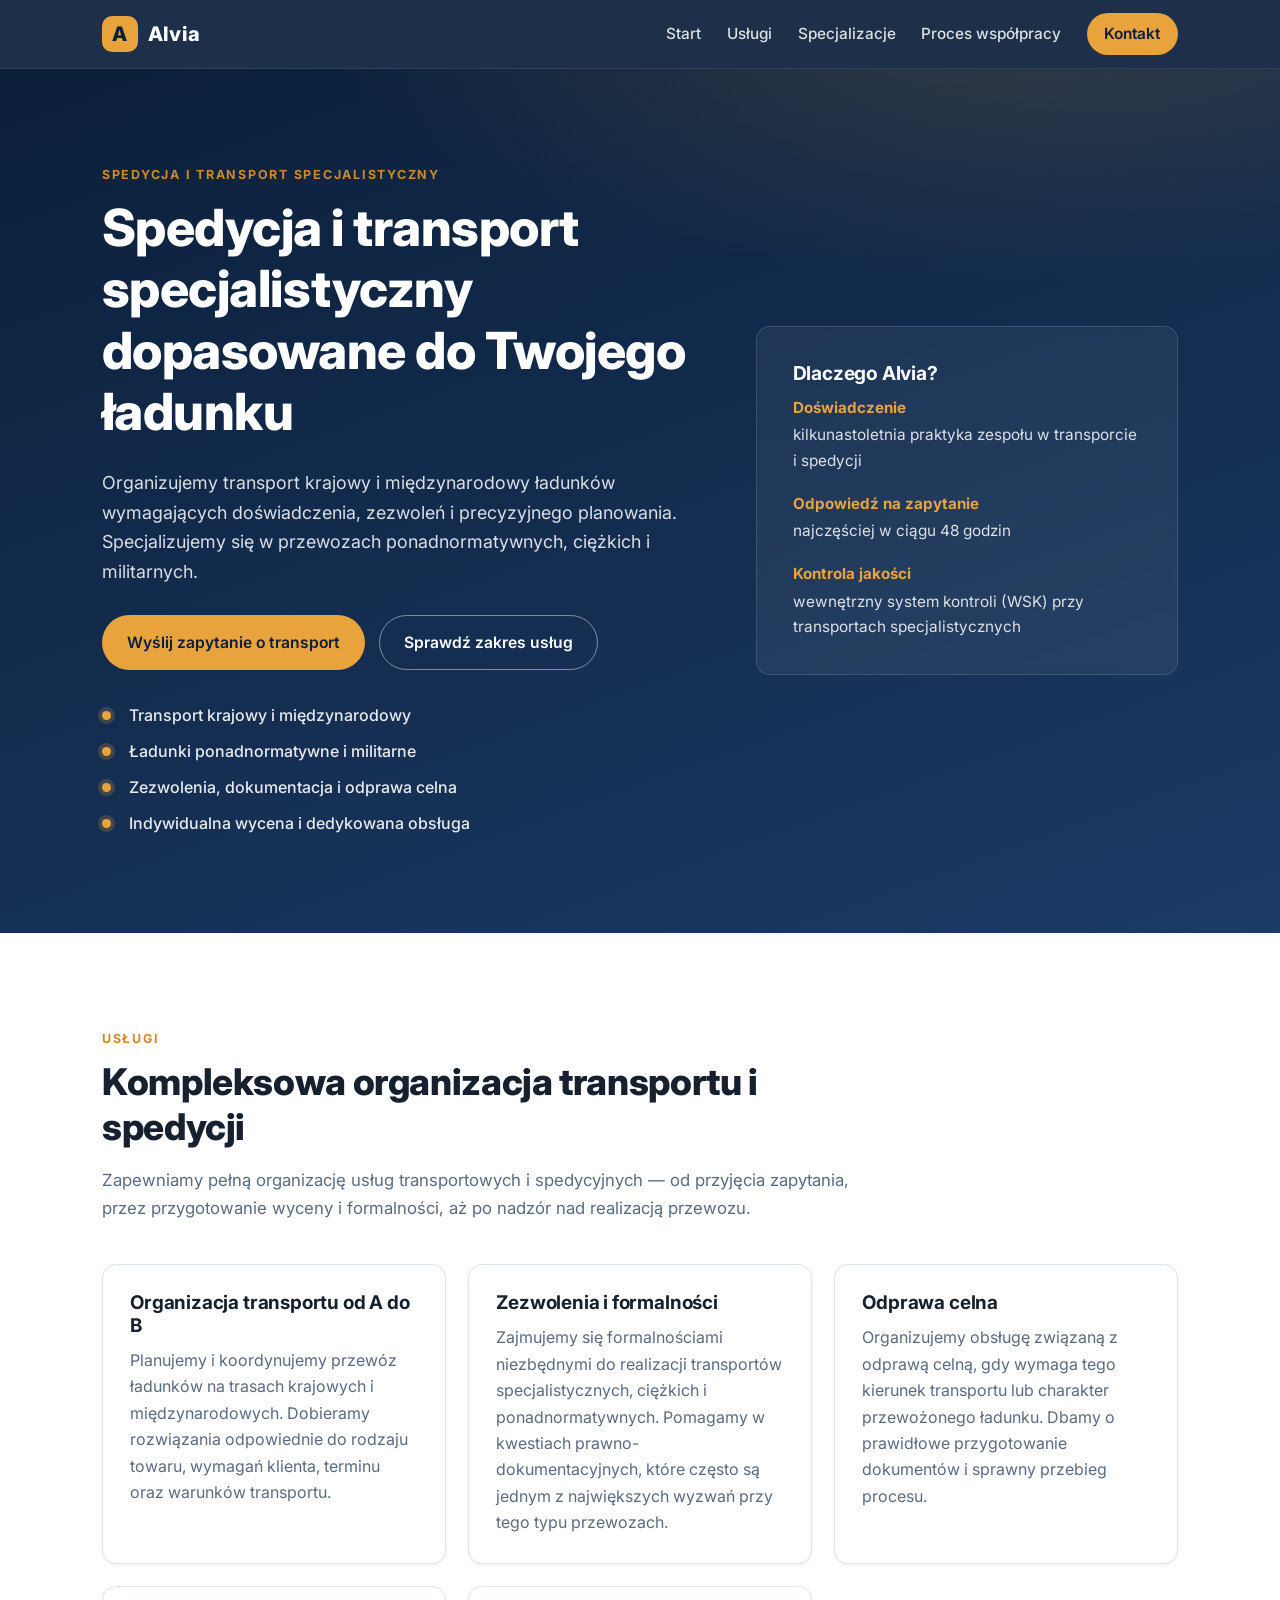
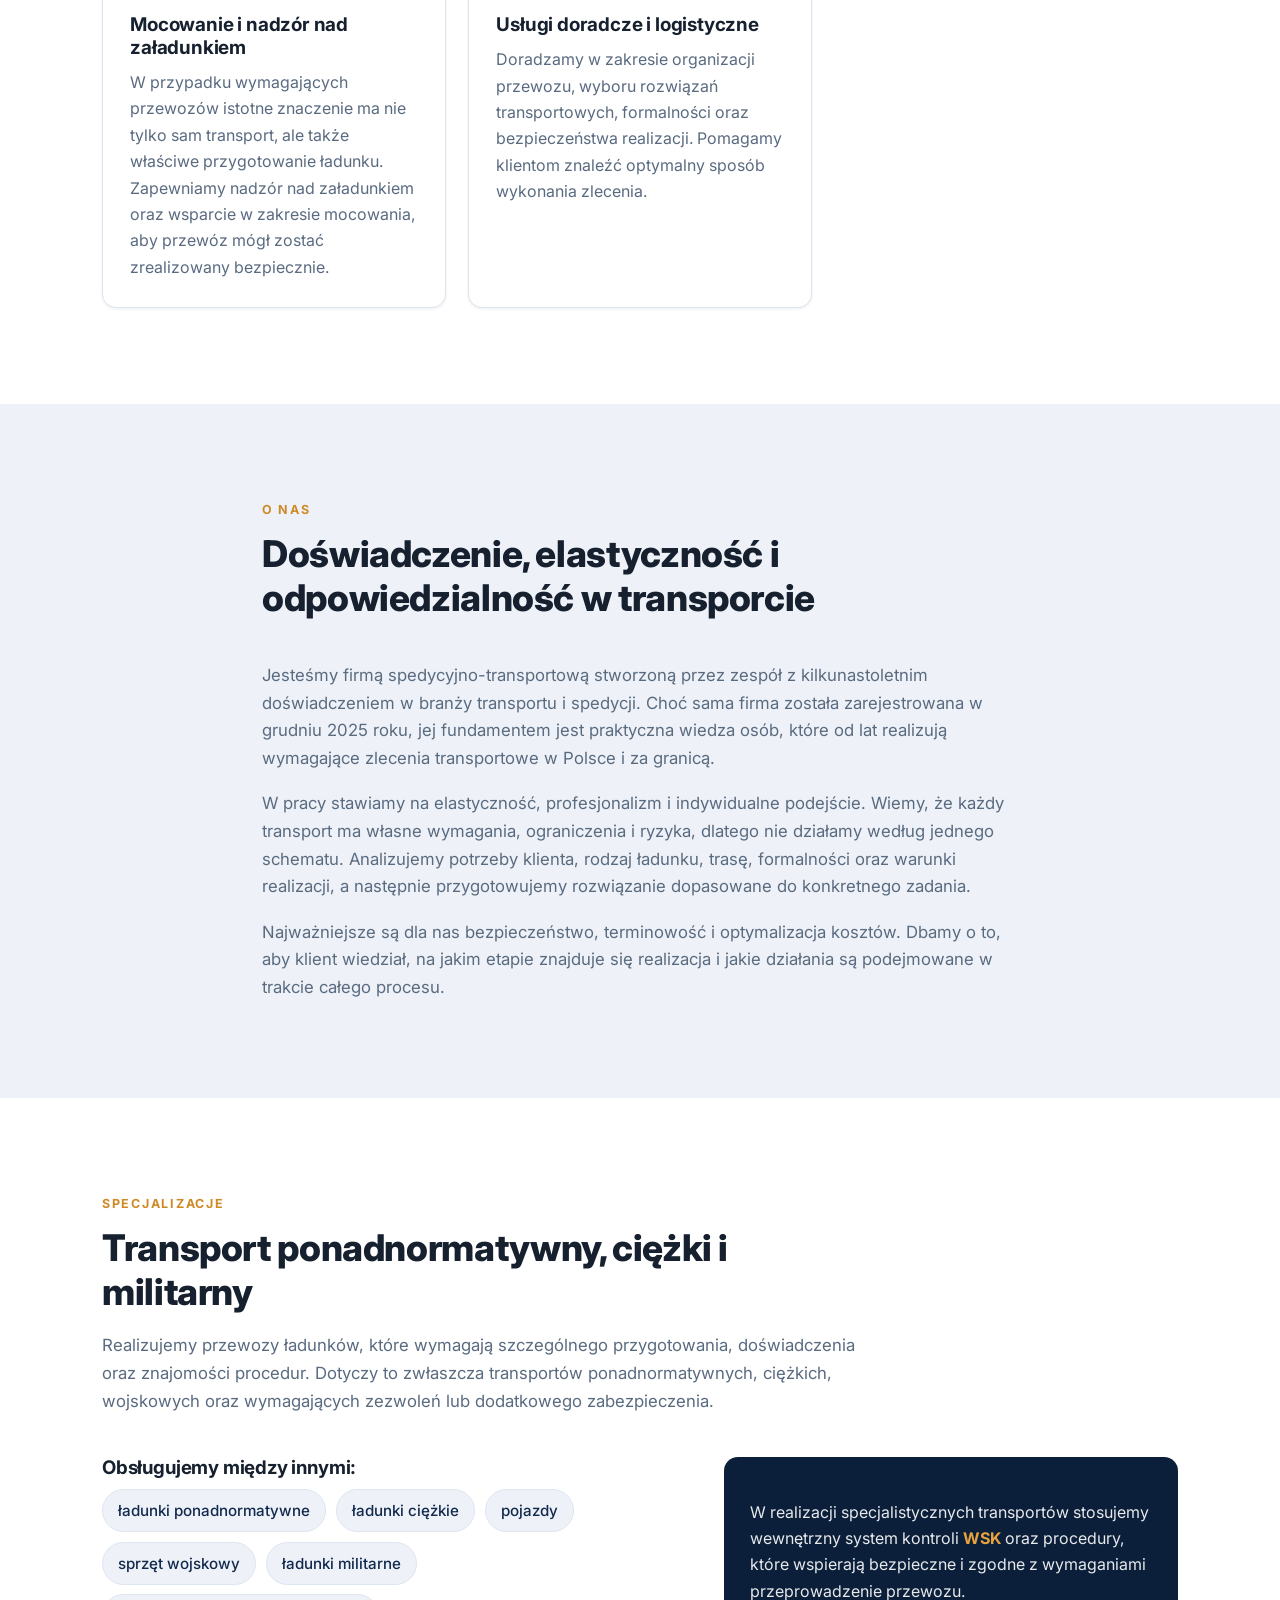
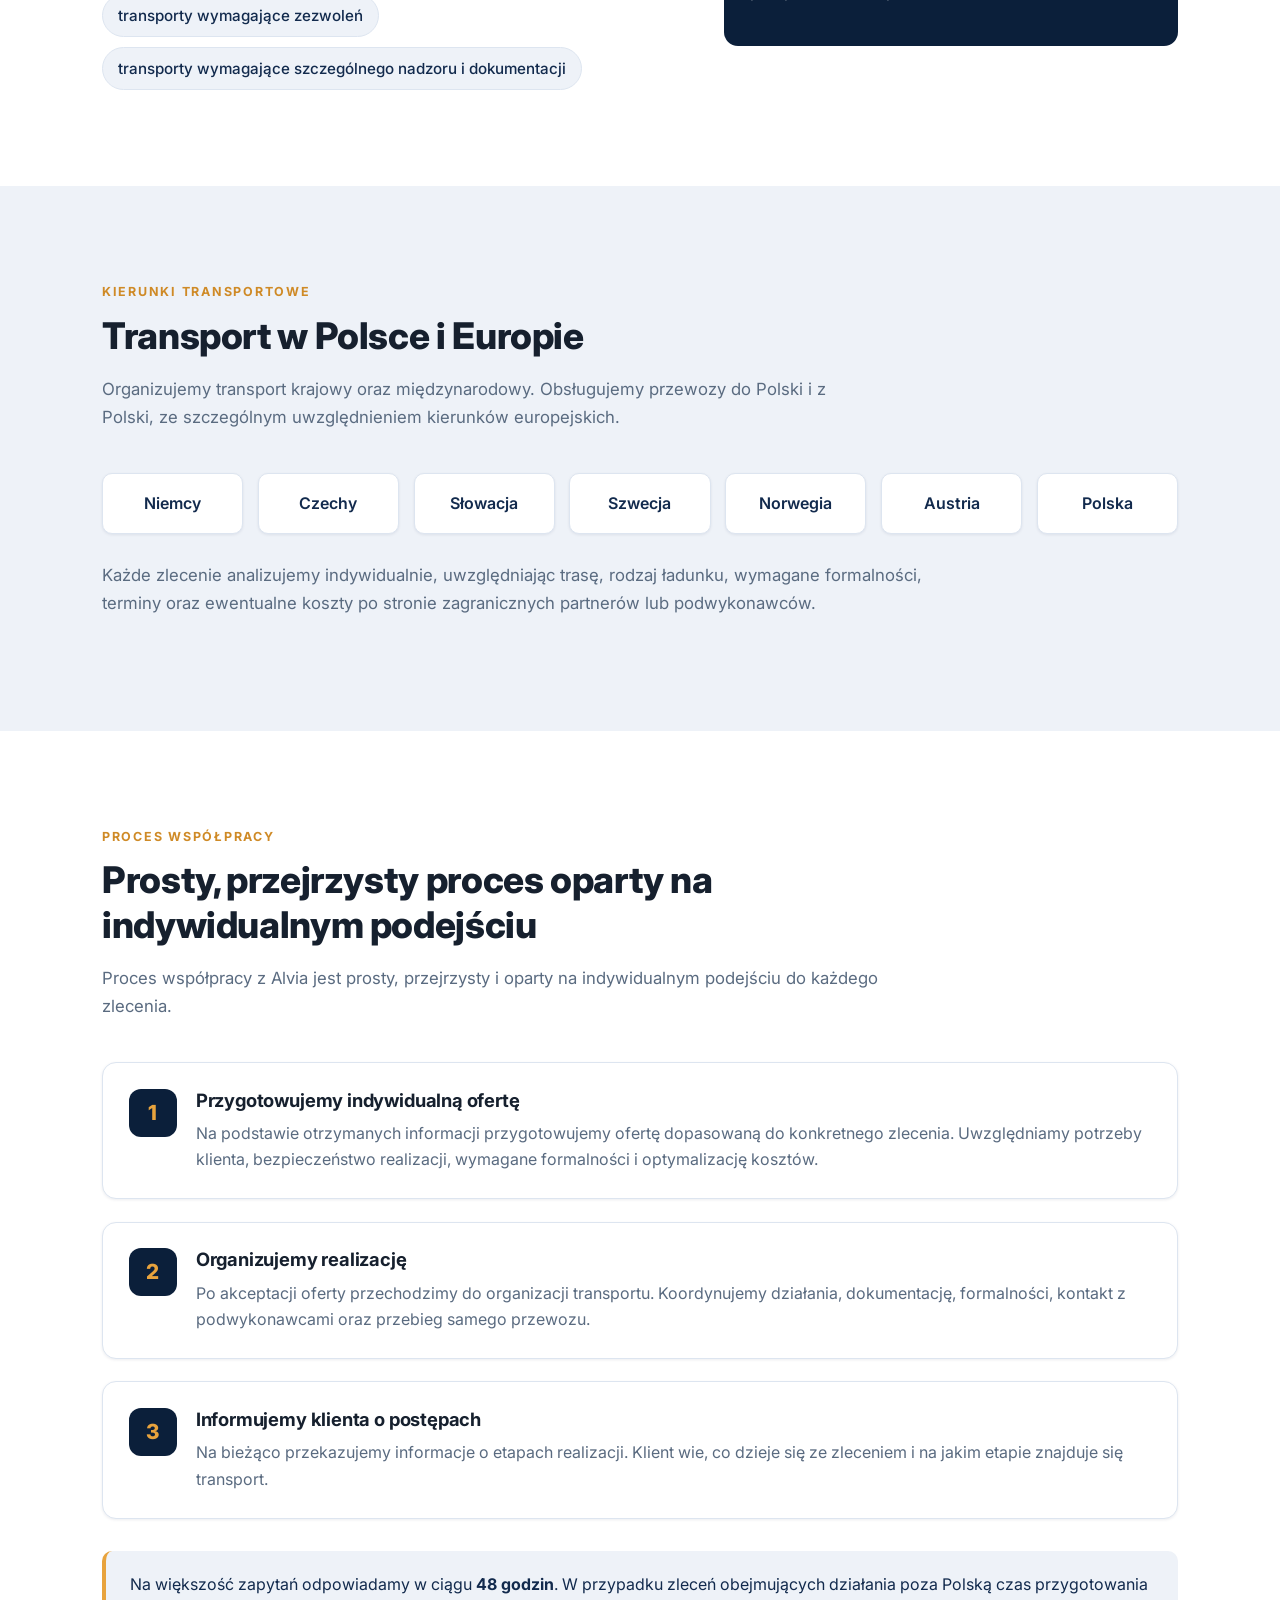
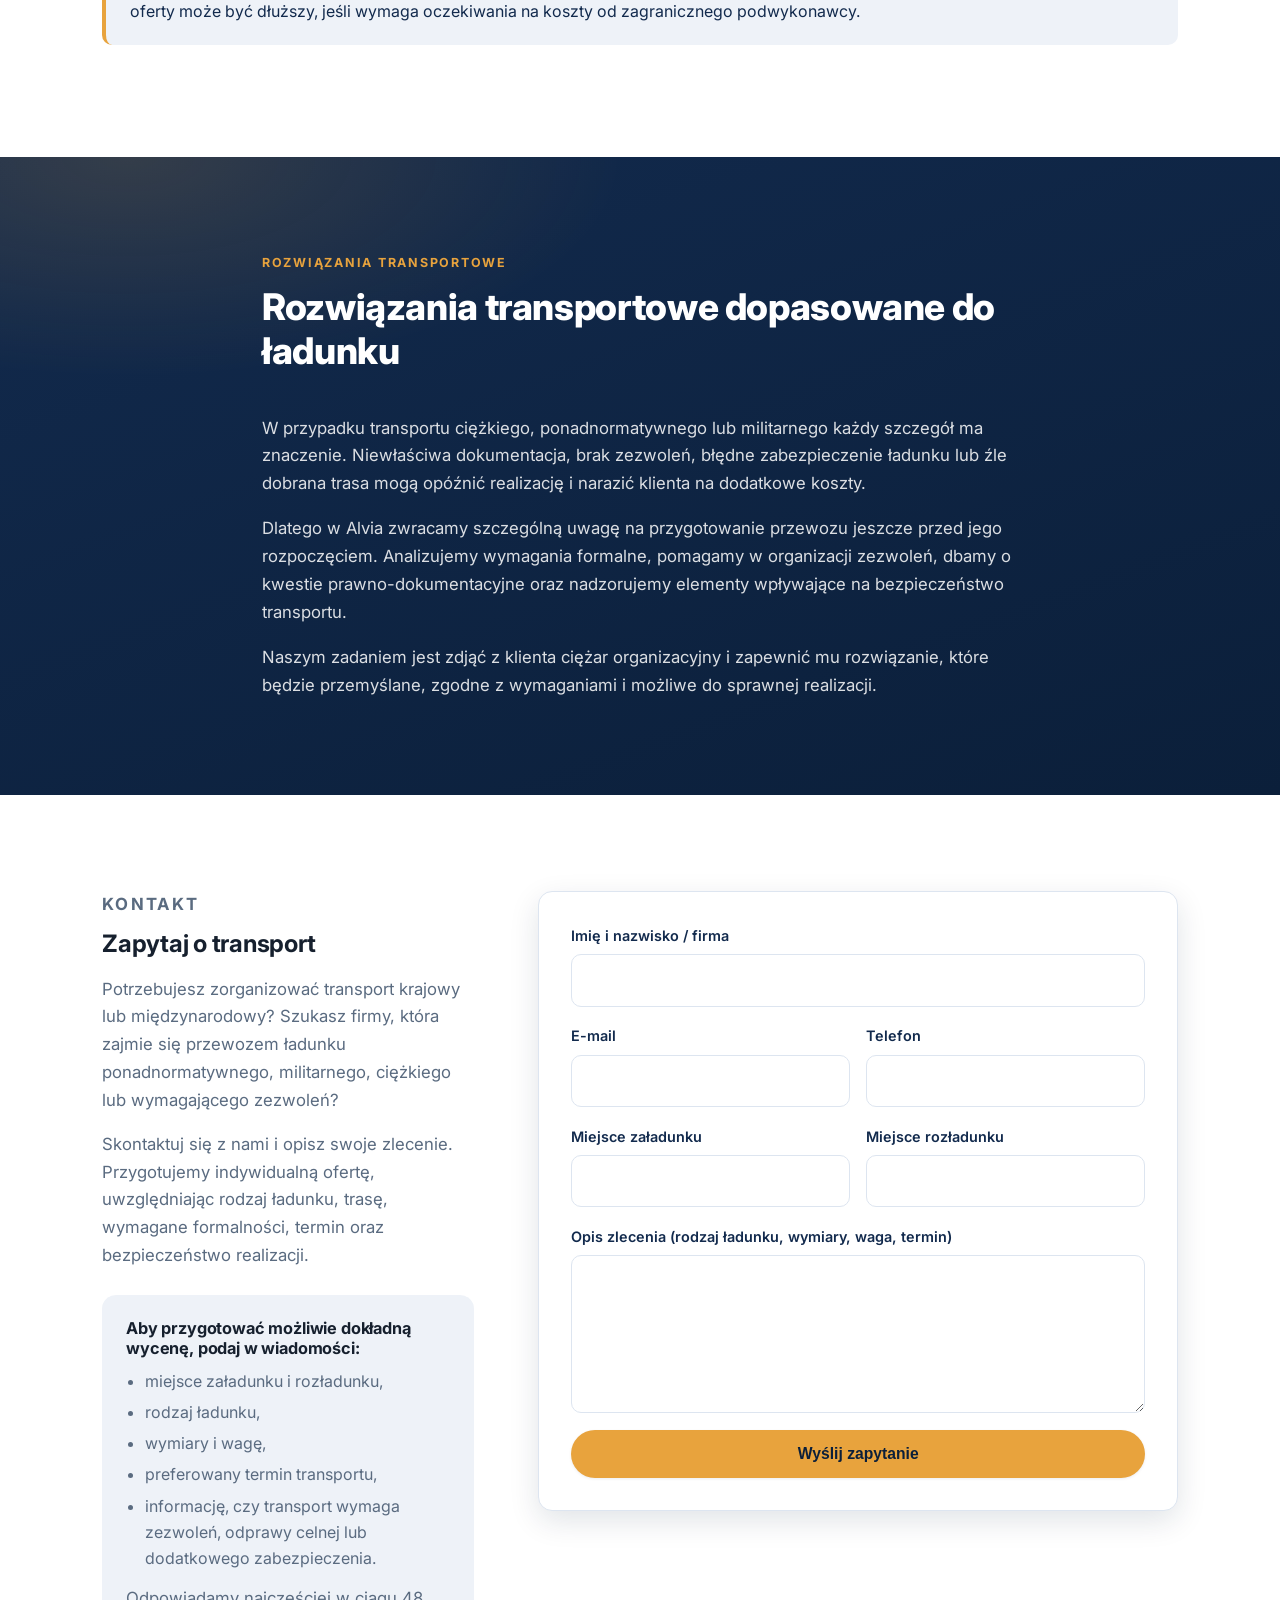
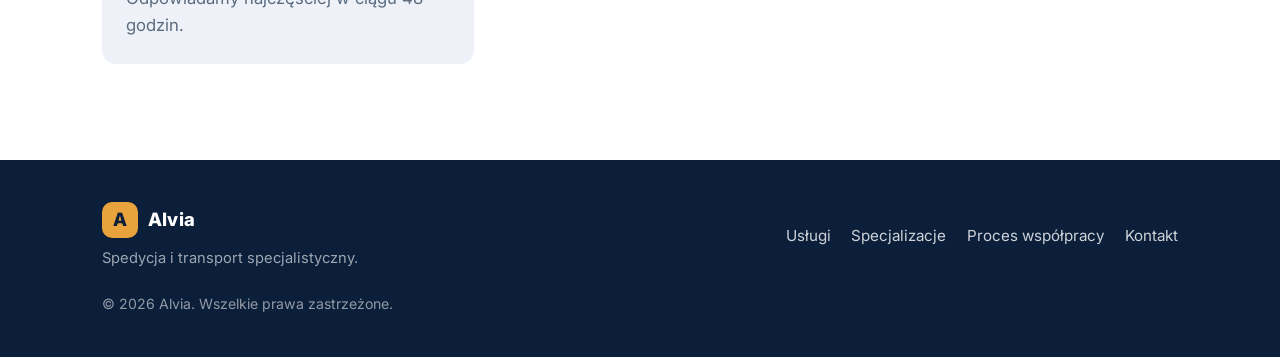
<file: alvia-site/index.html>
<!DOCTYPE html>
<html lang="pl">
<head>
  <meta charset="UTF-8" />
  <meta name="viewport" content="width=device-width, initial-scale=1.0" />
  <title>Alvia — Spedycja i transport specjalistyczny</title>
  <meta
    name="description"
    content="Alvia — organizacja transportu krajowego i międzynarodowego. Specjalizujemy się w przewozach ponadnormatywnych, ciężkich i militarnych: zezwolenia, dokumentacja, odprawa celna, indywidualna wycena."
  />
  <link rel="preconnect" href="https://fonts.googleapis.com" />
  <link rel="preconnect" href="https://fonts.gstatic.com" crossorigin />
  <link
    href="https://fonts.googleapis.com/css2?family=Inter:wght@400;500;600;700;800&display=swap"
    rel="stylesheet"
  />
  <link rel="stylesheet" href="styles.css" />
</head>
<body>
  <!-- ======================= NAGŁÓWEK / NAWIGACJA ======================= -->
  <header class="site-header" id="top">
    <div class="container nav-wrap">
      <a href="#top" class="brand" aria-label="Alvia — strona główna">
        <span class="brand-mark" aria-hidden="true">A</span>
        <span class="brand-name">Alvia</span>
      </a>

      <button class="nav-toggle" aria-label="Otwórz menu" aria-expanded="false" aria-controls="primary-nav">
        <span></span><span></span><span></span>
      </button>

      <nav class="primary-nav" id="primary-nav" aria-label="Menu główne">
        <a href="#start">Start</a>
        <a href="#uslugi">Usługi</a>
        <a href="#specjalizacje">Specjalizacje</a>
        <a href="#proces">Proces współpracy</a>
        <a href="#kontakt" class="nav-cta">Kontakt</a>
      </nav>
    </div>
  </header>

  <main>
    <!-- ============================ SEKCJA: START ============================ -->
    <section class="hero" id="start">
      <div class="container hero-grid">
        <div class="hero-copy">
          <p class="eyebrow">Spedycja i transport specjalistyczny</p>
          <h1>Spedycja i transport specjalistyczny dopasowane do Twojego ładunku</h1>
          <p class="lead">
            Organizujemy transport krajowy i międzynarodowy ładunków wymagających
            doświadczenia, zezwoleń i precyzyjnego planowania. Specjalizujemy się
            w przewozach ponadnormatywnych, ciężkich i militarnych.
          </p>
          <div class="hero-actions">
            <a href="#kontakt" class="btn btn-primary">Wyślij zapytanie o transport</a>
            <a href="#uslugi" class="btn btn-ghost">Sprawdź zakres usług</a>
          </div>

          <ul class="usp-list">
            <li>Transport krajowy i międzynarodowy</li>
            <li>Ładunki ponadnormatywne i militarne</li>
            <li>Zezwolenia, dokumentacja i odprawa celna</li>
            <li>Indywidualna wycena i dedykowana obsługa</li>
          </ul>
        </div>

        <aside class="hero-card" aria-label="Najważniejsze informacje">
          <h2 class="hero-card-title">Dlaczego Alvia?</h2>
          <dl class="stat-list">
            <div class="stat">
              <dt>Doświadczenie</dt>
              <dd>kilkunastoletnia praktyka zespołu w transporcie i spedycji</dd>
            </div>
            <div class="stat">
              <dt>Odpowiedź na zapytanie</dt>
              <dd>najczęściej w ciągu 48 godzin</dd>
            </div>
            <div class="stat">
              <dt>Kontrola jakości</dt>
              <dd>wewnętrzny system kontroli (WSK) przy transportach specjalistycznych</dd>
            </div>
          </dl>
        </aside>
      </div>
    </section>

    <!-- ============================ SEKCJA: USŁUGI ============================ -->
    <section class="section" id="uslugi">
      <div class="container">
        <header class="section-head">
          <p class="eyebrow">Usługi</p>
          <h2>Kompleksowa organizacja transportu i spedycji</h2>
          <p class="section-intro">
            Zapewniamy pełną organizację usług transportowych i spedycyjnych —
            od przyjęcia zapytania, przez przygotowanie wyceny i formalności,
            aż po nadzór nad realizacją przewozu.
          </p>
        </header>

        <div class="cards">
          <article class="card">
            <h3>Organizacja transportu od A do B</h3>
            <p>
              Planujemy i koordynujemy przewóz ładunków na trasach krajowych
              i międzynarodowych. Dobieramy rozwiązania odpowiednie do rodzaju
              towaru, wymagań klienta, terminu oraz warunków transportu.
            </p>
          </article>

          <article class="card">
            <h3>Zezwolenia i formalności</h3>
            <p>
              Zajmujemy się formalnościami niezbędnymi do realizacji transportów
              specjalistycznych, ciężkich i ponadnormatywnych. Pomagamy w kwestiach
              prawno-dokumentacyjnych, które często są jednym z największych wyzwań
              przy tego typu przewozach.
            </p>
          </article>

          <article class="card">
            <h3>Odprawa celna</h3>
            <p>
              Organizujemy obsługę związaną z odprawą celną, gdy wymaga tego
              kierunek transportu lub charakter przewożonego ładunku. Dbamy
              o prawidłowe przygotowanie dokumentów i sprawny przebieg procesu.
            </p>
          </article>

          <article class="card">
            <h3>Mocowanie i nadzór nad załadunkiem</h3>
            <p>
              W przypadku wymagających przewozów istotne znaczenie ma nie tylko
              sam transport, ale także właściwe przygotowanie ładunku. Zapewniamy
              nadzór nad załadunkiem oraz wsparcie w zakresie mocowania, aby przewóz
              mógł zostać zrealizowany bezpiecznie.
            </p>
          </article>

          <article class="card">
            <h3>Usługi doradcze i logistyczne</h3>
            <p>
              Doradzamy w zakresie organizacji przewozu, wyboru rozwiązań
              transportowych, formalności oraz bezpieczeństwa realizacji.
              Pomagamy klientom znaleźć optymalny sposób wykonania zlecenia.
            </p>
          </article>
        </div>
      </div>
    </section>

    <!-- ===================== SEKCJA: O NAS / DOŚWIADCZENIE ===================== -->
    <section class="section section-alt" id="o-nas">
      <div class="container narrow">
        <header class="section-head">
          <p class="eyebrow">O nas</p>
          <h2>Doświadczenie, elastyczność i odpowiedzialność w transporcie</h2>
        </header>
        <div class="prose">
          <p>
            Jesteśmy firmą spedycyjno-transportową stworzoną przez zespół
            z kilkunastoletnim doświadczeniem w branży transportu i spedycji.
            Choć sama firma została zarejestrowana w grudniu 2025 roku, jej
            fundamentem jest praktyczna wiedza osób, które od lat realizują
            wymagające zlecenia transportowe w Polsce i za granicą.
          </p>
          <p>
            W pracy stawiamy na elastyczność, profesjonalizm i indywidualne
            podejście. Wiemy, że każdy transport ma własne wymagania, ograniczenia
            i ryzyka, dlatego nie działamy według jednego schematu. Analizujemy
            potrzeby klienta, rodzaj ładunku, trasę, formalności oraz warunki
            realizacji, a następnie przygotowujemy rozwiązanie dopasowane
            do konkretnego zadania.
          </p>
          <p>
            Najważniejsze są dla nas bezpieczeństwo, terminowość i optymalizacja
            kosztów. Dbamy o to, aby klient wiedział, na jakim etapie znajduje się
            realizacja i jakie działania są podejmowane w trakcie całego procesu.
          </p>
        </div>
      </div>
    </section>

    <!-- ======================= SEKCJA: SPECJALIZACJE ======================= -->
    <section class="section" id="specjalizacje">
      <div class="container">
        <header class="section-head">
          <p class="eyebrow">Specjalizacje</p>
          <h2>Transport ponadnormatywny, ciężki i militarny</h2>
          <p class="section-intro">
            Realizujemy przewozy ładunków, które wymagają szczególnego
            przygotowania, doświadczenia oraz znajomości procedur. Dotyczy to
            zwłaszcza transportów ponadnormatywnych, ciężkich, wojskowych oraz
            wymagających zezwoleń lub dodatkowego zabezpieczenia.
          </p>
        </header>

        <div class="specjalizacje-grid">
          <div class="spec-block">
            <h3>Obsługujemy między innymi:</h3>
            <ul class="tag-list">
              <li>ładunki ponadnormatywne</li>
              <li>ładunki ciężkie</li>
              <li>pojazdy</li>
              <li>sprzęt wojskowy</li>
              <li>ładunki militarne</li>
              <li>transporty wymagające zezwoleń</li>
              <li>transporty wymagające szczególnego nadzoru i dokumentacji</li>
            </ul>
          </div>
          <div class="spec-note">
            <p>
              W realizacji specjalistycznych transportów stosujemy wewnętrzny
              system kontroli <strong>WSK</strong> oraz procedury, które wspierają
              bezpieczne i zgodne z wymaganiami przeprowadzenie przewozu.
            </p>
          </div>
        </div>
      </div>
    </section>

    <!-- ====================== SEKCJA: KIERUNKI ====================== -->
    <section class="section section-alt" id="kierunki">
      <div class="container">
        <header class="section-head">
          <p class="eyebrow">Kierunki transportowe</p>
          <h2>Transport w Polsce i Europie</h2>
          <p class="section-intro">
            Organizujemy transport krajowy oraz międzynarodowy. Obsługujemy
            przewozy do Polski i z Polski, ze szczególnym uwzględnieniem
            kierunków europejskich.
          </p>
        </header>

        <ul class="country-list">
          <li>Niemcy</li>
          <li>Czechy</li>
          <li>Słowacja</li>
          <li>Szwecja</li>
          <li>Norwegia</li>
          <li>Austria</li>
          <li>Polska</li>
        </ul>

        <p class="section-foot">
          Każde zlecenie analizujemy indywidualnie, uwzględniając trasę, rodzaj
          ładunku, wymagane formalności, terminy oraz ewentualne koszty po stronie
          zagranicznych partnerów lub podwykonawców.
        </p>
      </div>
    </section>

    <!-- ====================== SEKCJA: PROCES WSPÓŁPRACY ====================== -->
    <section class="section" id="proces">
      <div class="container">
        <header class="section-head">
          <p class="eyebrow">Proces współpracy</p>
          <h2>Prosty, przejrzysty proces oparty na indywidualnym podejściu</h2>
          <p class="section-intro">
            Proces współpracy z Alvia jest prosty, przejrzysty i oparty
            na indywidualnym podejściu do każdego zlecenia.
          </p>
        </header>

        <ol class="steps">
          <li class="step">
            <span class="step-num">1</span>
            <div>
              <h3>Przygotowujemy indywidualną ofertę</h3>
              <p>
                Na podstawie otrzymanych informacji przygotowujemy ofertę
                dopasowaną do konkretnego zlecenia. Uwzględniamy potrzeby klienta,
                bezpieczeństwo realizacji, wymagane formalności i optymalizację
                kosztów.
              </p>
            </div>
          </li>
          <li class="step">
            <span class="step-num">2</span>
            <div>
              <h3>Organizujemy realizację</h3>
              <p>
                Po akceptacji oferty przechodzimy do organizacji transportu.
                Koordynujemy działania, dokumentację, formalności, kontakt
                z podwykonawcami oraz przebieg samego przewozu.
              </p>
            </div>
          </li>
          <li class="step">
            <span class="step-num">3</span>
            <div>
              <h3>Informujemy klienta o postępach</h3>
              <p>
                Na bieżąco przekazujemy informacje o etapach realizacji. Klient
                wie, co dzieje się ze zleceniem i na jakim etapie znajduje się
                transport.
              </p>
            </div>
          </li>
        </ol>

        <p class="callout">
          Na większość zapytań odpowiadamy w ciągu <strong>48 godzin</strong>.
          W przypadku zleceń obejmujących działania poza Polską czas przygotowania
          oferty może być dłuższy, jeśli wymaga oczekiwania na koszty
          od zagranicznego podwykonawcy.
        </p>
      </div>
    </section>

    <!-- =============== SEKCJA: ROZWIĄZANIA DOPASOWANE DO ŁADUNKU =============== -->
    <section class="section section-feature" id="rozwiazania">
      <div class="container narrow">
        <header class="section-head">
          <p class="eyebrow eyebrow-light">Rozwiązania transportowe</p>
          <h2>Rozwiązania transportowe dopasowane do ładunku</h2>
        </header>
        <div class="prose prose-light">
          <p>
            W przypadku transportu ciężkiego, ponadnormatywnego lub militarnego
            każdy szczegół ma znaczenie. Niewłaściwa dokumentacja, brak zezwoleń,
            błędne zabezpieczenie ładunku lub źle dobrana trasa mogą opóźnić
            realizację i narazić klienta na dodatkowe koszty.
          </p>
          <p>
            Dlatego w Alvia zwracamy szczególną uwagę na przygotowanie przewozu
            jeszcze przed jego rozpoczęciem. Analizujemy wymagania formalne,
            pomagamy w organizacji zezwoleń, dbamy o kwestie prawno-dokumentacyjne
            oraz nadzorujemy elementy wpływające na bezpieczeństwo transportu.
          </p>
          <p>
            Naszym zadaniem jest zdjąć z klienta ciężar organizacyjny i zapewnić
            mu rozwiązanie, które będzie przemyślane, zgodne z wymaganiami
            i możliwe do sprawnej realizacji.
          </p>
        </div>
      </div>
    </section>

    <!-- ============================ SEKCJA: KONTAKT ============================ -->
    <section class="section" id="kontakt">
      <div class="container contact-grid">
        <div class="contact-copy">
          <p class="eyebrow">Kontakt</p>
          <h2>Zapytaj o transport</h2>
          <p>
            Potrzebujesz zorganizować transport krajowy lub międzynarodowy?
            Szukasz firmy, która zajmie się przewozem ładunku ponadnormatywnego,
            militarnego, ciężkiego lub wymagającego zezwoleń?
          </p>
          <p>
            Skontaktuj się z nami i opisz swoje zlecenie. Przygotujemy indywidualną
            ofertę, uwzględniając rodzaj ładunku, trasę, wymagane formalności,
            termin oraz bezpieczeństwo realizacji.
          </p>

          <div class="contact-hint">
            <h3>Aby przygotować możliwie dokładną wycenę, podaj w wiadomości:</h3>
            <ul>
              <li>miejsce załadunku i rozładunku,</li>
              <li>rodzaj ładunku,</li>
              <li>wymiary i wagę,</li>
              <li>preferowany termin transportu,</li>
              <li>
                informację, czy transport wymaga zezwoleń, odprawy celnej
                lub dodatkowego zabezpieczenia.
              </li>
            </ul>
            <p class="muted">Odpowiadamy najczęściej w ciągu 48 godzin.</p>
          </div>
        </div>

        <form class="contact-form" action="#" method="post" novalidate>
          <div class="field">
            <label for="imie">Imię i nazwisko / firma</label>
            <input type="text" id="imie" name="imie" autocomplete="name" required />
          </div>
          <div class="field-row">
            <div class="field">
              <label for="email">E-mail</label>
              <input type="email" id="email" name="email" autocomplete="email" required />
            </div>
            <div class="field">
              <label for="telefon">Telefon</label>
              <input type="tel" id="telefon" name="telefon" autocomplete="tel" />
            </div>
          </div>
          <div class="field-row">
            <div class="field">
              <label for="zaladunek">Miejsce załadunku</label>
              <input type="text" id="zaladunek" name="zaladunek" />
            </div>
            <div class="field">
              <label for="rozladunek">Miejsce rozładunku</label>
              <input type="text" id="rozladunek" name="rozladunek" />
            </div>
          </div>
          <div class="field">
            <label for="ladunek">Opis zlecenia (rodzaj ładunku, wymiary, waga, termin)</label>
            <textarea id="ladunek" name="ladunek" rows="5" required></textarea>
          </div>
          <button type="submit" class="btn btn-primary btn-block">Wyślij zapytanie</button>
          <p class="form-note" data-form-note hidden>
            Formularz jest poglądowy — podłącz go do swojej obsługi poczty
            lub usługi formularzy, aby wysyłać zapytania.
          </p>
        </form>
      </div>
    </section>
  </main>

  <!-- ============================== STOPKA ============================== -->
  <footer class="site-footer">
    <div class="container footer-grid">
      <div>
        <a href="#top" class="brand brand-footer">
          <span class="brand-mark" aria-hidden="true">A</span>
          <span class="brand-name">Alvia</span>
        </a>
        <p class="footer-tagline">Spedycja i transport specjalistyczny.</p>
      </div>
      <nav class="footer-nav" aria-label="Stopka">
        <a href="#uslugi">Usługi</a>
        <a href="#specjalizacje">Specjalizacje</a>
        <a href="#proces">Proces współpracy</a>
        <a href="#kontakt">Kontakt</a>
      </nav>
      <p class="footer-copy">&copy; <span data-year>2026</span> Alvia. Wszelkie prawa zastrzeżone.</p>
    </div>
  </footer>

  <script src="script.js" defer></script>
</body>
</html>
</file>
<file: alvia-site/styles.css>
/* ============================================================
   Alvia — strona one-page
   Paleta: granat / stalowy + akcent bursztynowy
   ============================================================ */

:root {
  --navy-900: #0b1f3a;
  --navy-800: #122a4d;
  --navy-700: #1b3a64;
  --steel-100: #eef2f8;
  --steel-200: #dde5f0;
  --ink: #16202e;
  --muted: #5a6b80;
  --accent: #e8a33d;
  --accent-dark: #cf8a26;
  --white: #ffffff;
  --radius: 14px;
  --radius-sm: 10px;
  --shadow-sm: 0 1px 3px rgba(11, 31, 58, 0.08);
  --shadow-md: 0 10px 30px rgba(11, 31, 58, 0.12);
  --container: 1140px;
  --space: clamp(3.5rem, 8vw, 6rem);
}

* { box-sizing: border-box; }

html { scroll-behavior: smooth; }

body {
  margin: 0;
  font-family: "Inter", system-ui, -apple-system, "Segoe UI", Roboto, Arial, sans-serif;
  color: var(--ink);
  background: var(--white);
  line-height: 1.65;
  -webkit-font-smoothing: antialiased;
}

img { max-width: 100%; display: block; }

a { color: inherit; text-decoration: none; }

h1, h2, h3 { line-height: 1.2; margin: 0 0 0.5em; letter-spacing: -0.01em; }

.container {
  width: 100%;
  max-width: var(--container);
  margin-inline: auto;
  padding-inline: clamp(1.1rem, 4vw, 2rem);
}

.container.narrow { max-width: 820px; }

.eyebrow {
  text-transform: uppercase;
  letter-spacing: 0.14em;
  font-size: 0.78rem;
  font-weight: 700;
  color: var(--accent-dark);
  margin: 0 0 0.7rem;
}
.eyebrow-light { color: var(--accent); }

/* ----------------------------- Buttons ----------------------------- */
.btn {
  display: inline-flex;
  align-items: center;
  justify-content: center;
  gap: 0.5rem;
  padding: 0.85rem 1.5rem;
  border-radius: 999px;
  font-weight: 600;
  font-size: 0.98rem;
  cursor: pointer;
  border: 1.5px solid transparent;
  transition: transform 0.15s ease, background 0.2s ease, box-shadow 0.2s ease, color 0.2s ease;
}
.btn-primary {
  background: var(--accent);
  color: var(--navy-900);
  box-shadow: var(--shadow-sm);
}
.btn-primary:hover { background: var(--accent-dark); transform: translateY(-2px); box-shadow: var(--shadow-md); }
.btn-ghost {
  background: transparent;
  color: var(--white);
  border-color: rgba(255, 255, 255, 0.45);
}
.btn-ghost:hover { background: rgba(255, 255, 255, 0.1); transform: translateY(-2px); }
.btn-block { width: 100%; }

/* ----------------------------- Header ----------------------------- */
.site-header {
  position: sticky;
  top: 0;
  z-index: 50;
  background: rgba(11, 31, 58, 0.92);
  backdrop-filter: blur(8px);
  border-bottom: 1px solid rgba(255, 255, 255, 0.08);
}
.nav-wrap {
  display: flex;
  align-items: center;
  justify-content: space-between;
  min-height: 68px;
}
.brand {
  display: inline-flex;
  align-items: center;
  gap: 0.6rem;
  color: var(--white);
  font-weight: 800;
  font-size: 1.25rem;
  letter-spacing: 0.02em;
}
.brand-mark {
  display: grid;
  place-items: center;
  width: 36px;
  height: 36px;
  border-radius: 10px;
  background: var(--accent);
  color: var(--navy-900);
  font-weight: 800;
}
.primary-nav {
  display: flex;
  align-items: center;
  gap: 1.6rem;
}
.primary-nav a {
  color: rgba(255, 255, 255, 0.85);
  font-weight: 500;
  font-size: 0.96rem;
  transition: color 0.18s ease;
}
.primary-nav a:hover { color: var(--white); }
.primary-nav .nav-cta {
  background: var(--accent);
  color: var(--navy-900);
  padding: 0.5rem 1.1rem;
  border-radius: 999px;
  font-weight: 600;
}
.primary-nav .nav-cta:hover { background: var(--accent-dark); }

.nav-toggle {
  display: none;
  flex-direction: column;
  gap: 5px;
  background: none;
  border: 0;
  cursor: pointer;
  padding: 8px;
}
.nav-toggle span {
  width: 26px;
  height: 2.5px;
  background: var(--white);
  border-radius: 2px;
  transition: transform 0.2s ease, opacity 0.2s ease;
}

/* ----------------------------- Hero ----------------------------- */
.hero {
  background:
    radial-gradient(1200px 500px at 80% -10%, rgba(232, 163, 61, 0.18), transparent 60%),
    linear-gradient(160deg, var(--navy-900), var(--navy-700));
  color: var(--white);
  padding-block: clamp(3.5rem, 8vw, 6rem);
}
.hero-grid {
  display: grid;
  grid-template-columns: 1.4fr 1fr;
  gap: clamp(2rem, 5vw, 4rem);
  align-items: center;
}
.hero h1 {
  font-size: clamp(2rem, 4.5vw, 3.2rem);
  font-weight: 800;
}
.hero .lead {
  font-size: 1.12rem;
  color: rgba(255, 255, 255, 0.85);
  max-width: 54ch;
}
.hero-actions {
  display: flex;
  flex-wrap: wrap;
  gap: 0.9rem;
  margin: 1.8rem 0 2rem;
}
.usp-list {
  list-style: none;
  margin: 0;
  padding: 0;
  display: grid;
  gap: 0.6rem;
}
.usp-list li {
  position: relative;
  padding-left: 1.7rem;
  color: rgba(255, 255, 255, 0.9);
  font-weight: 500;
}
.usp-list li::before {
  content: "";
  position: absolute;
  left: 0;
  top: 0.55em;
  width: 9px;
  height: 9px;
  border-radius: 50%;
  background: var(--accent);
  box-shadow: 0 0 0 4px rgba(232, 163, 61, 0.2);
}

.hero-card {
  background: rgba(255, 255, 255, 0.06);
  border: 1px solid rgba(255, 255, 255, 0.12);
  border-radius: var(--radius);
  padding: clamp(1.5rem, 3vw, 2.2rem);
  backdrop-filter: blur(4px);
}
.hero-card-title { font-size: 1.2rem; color: var(--white); }
.stat-list { margin: 0; display: grid; gap: 1.1rem; }
.stat dt { font-weight: 700; color: var(--accent); font-size: 0.95rem; }
.stat dd { margin: 0.15rem 0 0; color: rgba(255, 255, 255, 0.85); font-size: 0.96rem; }

/* ----------------------------- Sections ----------------------------- */
.section { padding-block: var(--space); }
.section-alt { background: var(--steel-100); }
.section-head { max-width: 780px; margin-bottom: 2.6rem; }
.section-head h2 { font-size: clamp(1.6rem, 3.2vw, 2.3rem); font-weight: 800; }
.section-intro, .section-foot { color: var(--muted); font-size: 1.05rem; }
.section-foot { margin-top: 1.8rem; max-width: 80ch; }

.prose p { color: var(--muted); font-size: 1.05rem; margin: 0 0 1.1rem; }
.prose p:last-child { margin-bottom: 0; }

/* ----------------------------- Cards ----------------------------- */
.cards {
  display: grid;
  grid-template-columns: repeat(auto-fit, minmax(280px, 1fr));
  gap: 1.4rem;
}
.card {
  background: var(--white);
  border: 1px solid var(--steel-200);
  border-radius: var(--radius);
  padding: 1.7rem;
  box-shadow: var(--shadow-sm);
  transition: transform 0.18s ease, box-shadow 0.18s ease, border-color 0.18s ease;
}
.card:hover { transform: translateY(-4px); box-shadow: var(--shadow-md); border-color: var(--accent); }
.card h3 { font-size: 1.18rem; }
.card p { margin: 0; color: var(--muted); }

/* ----------------------------- Specjalizacje ----------------------------- */
.specjalizacje-grid {
  display: grid;
  grid-template-columns: 1.3fr 1fr;
  gap: 2rem;
  align-items: start;
}
.tag-list {
  list-style: none;
  margin: 0;
  padding: 0;
  display: flex;
  flex-wrap: wrap;
  gap: 0.6rem;
}
.tag-list li {
  background: var(--steel-100);
  border: 1px solid var(--steel-200);
  color: var(--navy-800);
  padding: 0.5rem 0.95rem;
  border-radius: 999px;
  font-weight: 500;
  font-size: 0.95rem;
}
.spec-note {
  background: var(--navy-900);
  color: rgba(255, 255, 255, 0.9);
  border-radius: var(--radius);
  padding: 1.6rem;
}
.spec-note strong { color: var(--accent); }

/* ----------------------------- Kierunki ----------------------------- */
.country-list {
  list-style: none;
  margin: 0;
  padding: 0;
  display: grid;
  grid-template-columns: repeat(auto-fit, minmax(140px, 1fr));
  gap: 0.9rem;
}
.country-list li {
  background: var(--white);
  border: 1px solid var(--steel-200);
  border-radius: var(--radius-sm);
  padding: 1rem 1.2rem;
  font-weight: 600;
  color: var(--navy-800);
  text-align: center;
  box-shadow: var(--shadow-sm);
}

/* ----------------------------- Proces ----------------------------- */
.steps {
  list-style: none;
  counter-reset: step;
  margin: 0;
  padding: 0;
  display: grid;
  gap: 1.4rem;
}
.step {
  display: grid;
  grid-template-columns: auto 1fr;
  gap: 1.2rem;
  background: var(--white);
  border: 1px solid var(--steel-200);
  border-radius: var(--radius);
  padding: 1.6rem;
  box-shadow: var(--shadow-sm);
}
.step-num {
  display: grid;
  place-items: center;
  width: 48px;
  height: 48px;
  border-radius: 12px;
  background: var(--navy-900);
  color: var(--accent);
  font-weight: 800;
  font-size: 1.3rem;
}
.step h3 { font-size: 1.15rem; }
.step p { margin: 0; color: var(--muted); }

.callout {
  margin-top: 2rem;
  background: var(--steel-100);
  border-left: 4px solid var(--accent);
  border-radius: var(--radius-sm);
  padding: 1.3rem 1.5rem;
  color: var(--navy-800);
}

/* --------------------- Feature (ciemna sekcja) --------------------- */
.section-feature {
  background:
    radial-gradient(900px 400px at 10% 0%, rgba(232, 163, 61, 0.16), transparent 55%),
    linear-gradient(160deg, var(--navy-800), var(--navy-900));
  color: var(--white);
}
.section-feature .section-head h2 { color: var(--white); }
.prose-light p { color: rgba(255, 255, 255, 0.85); }

/* ----------------------------- Kontakt ----------------------------- */
.contact-grid {
  display: grid;
  grid-template-columns: 1fr 1fr;
  gap: clamp(2rem, 5vw, 4rem);
  align-items: start;
}
.contact-copy p { color: var(--muted); font-size: 1.05rem; }
.contact-hint {
  margin-top: 1.6rem;
  background: var(--steel-100);
  border-radius: var(--radius);
  padding: 1.5rem;
}
.contact-hint h3 { font-size: 1.02rem; }
.contact-hint ul { margin: 0.6rem 0 0.8rem; padding-left: 1.2rem; color: var(--muted); }
.contact-hint li { margin-bottom: 0.3rem; }
.muted { color: var(--muted); font-size: 0.95rem; margin: 0; }

.contact-form {
  background: var(--white);
  border: 1px solid var(--steel-200);
  border-radius: var(--radius);
  padding: clamp(1.4rem, 3vw, 2rem);
  box-shadow: var(--shadow-md);
  display: grid;
  gap: 1.1rem;
}
.field { display: grid; gap: 0.4rem; }
.field-row { display: grid; grid-template-columns: 1fr 1fr; gap: 1rem; }
.field label { font-weight: 600; font-size: 0.9rem; color: var(--navy-800); }
.field input, .field textarea {
  font: inherit;
  padding: 0.75rem 0.9rem;
  border: 1.5px solid var(--steel-200);
  border-radius: var(--radius-sm);
  background: var(--white);
  color: var(--ink);
  transition: border-color 0.15s ease, box-shadow 0.15s ease;
}
.field input:focus, .field textarea:focus {
  outline: none;
  border-color: var(--accent);
  box-shadow: 0 0 0 3px rgba(232, 163, 61, 0.2);
}
.field textarea { resize: vertical; }
.form-note { margin: 0; font-size: 0.9rem; color: var(--accent-dark); font-weight: 500; }

/* ----------------------------- Footer ----------------------------- */
.site-footer {
  background: var(--navy-900);
  color: rgba(255, 255, 255, 0.8);
  padding-block: 2.6rem;
}
.footer-grid {
  display: flex;
  flex-wrap: wrap;
  align-items: center;
  justify-content: space-between;
  gap: 1.4rem;
}
.brand-footer { font-size: 1.15rem; }
.footer-tagline { margin: 0.5rem 0 0; font-size: 0.92rem; color: rgba(255, 255, 255, 0.6); }
.footer-nav { display: flex; flex-wrap: wrap; gap: 1.3rem; }
.footer-nav a { color: rgba(255, 255, 255, 0.8); font-size: 0.95rem; }
.footer-nav a:hover { color: var(--white); }
.footer-copy { margin: 0; font-size: 0.88rem; color: rgba(255, 255, 255, 0.55); width: 100%; }

/* ----------------------------- Responsywność ----------------------------- */
@media (max-width: 900px) {
  .hero-grid,
  .specjalizacje-grid,
  .contact-grid { grid-template-columns: 1fr; }

  .nav-toggle { display: flex; }
  .primary-nav {
    position: absolute;
    top: 68px;
    left: 0;
    right: 0;
    flex-direction: column;
    align-items: stretch;
    gap: 0;
    background: var(--navy-900);
    border-bottom: 1px solid rgba(255, 255, 255, 0.1);
    padding: 0.5rem 1.2rem 1.2rem;
    transform: translateY(-12px);
    opacity: 0;
    pointer-events: none;
    transition: transform 0.2s ease, opacity 0.2s ease;
  }
  .primary-nav.open { transform: translateY(0); opacity: 1; pointer-events: auto; }
  .primary-nav a { padding: 0.85rem 0.3rem; border-bottom: 1px solid rgba(255, 255, 255, 0.06); }
  .primary-nav .nav-cta { margin-top: 0.7rem; text-align: center; }
}

@media (max-width: 560px) {
  .field-row { grid-template-columns: 1fr; }
  .hero-actions .btn { flex: 1 1 100%; }
}

@media (prefers-reduced-motion: reduce) {
  * { scroll-behavior: auto !important; transition: none !important; }
}
</file>
